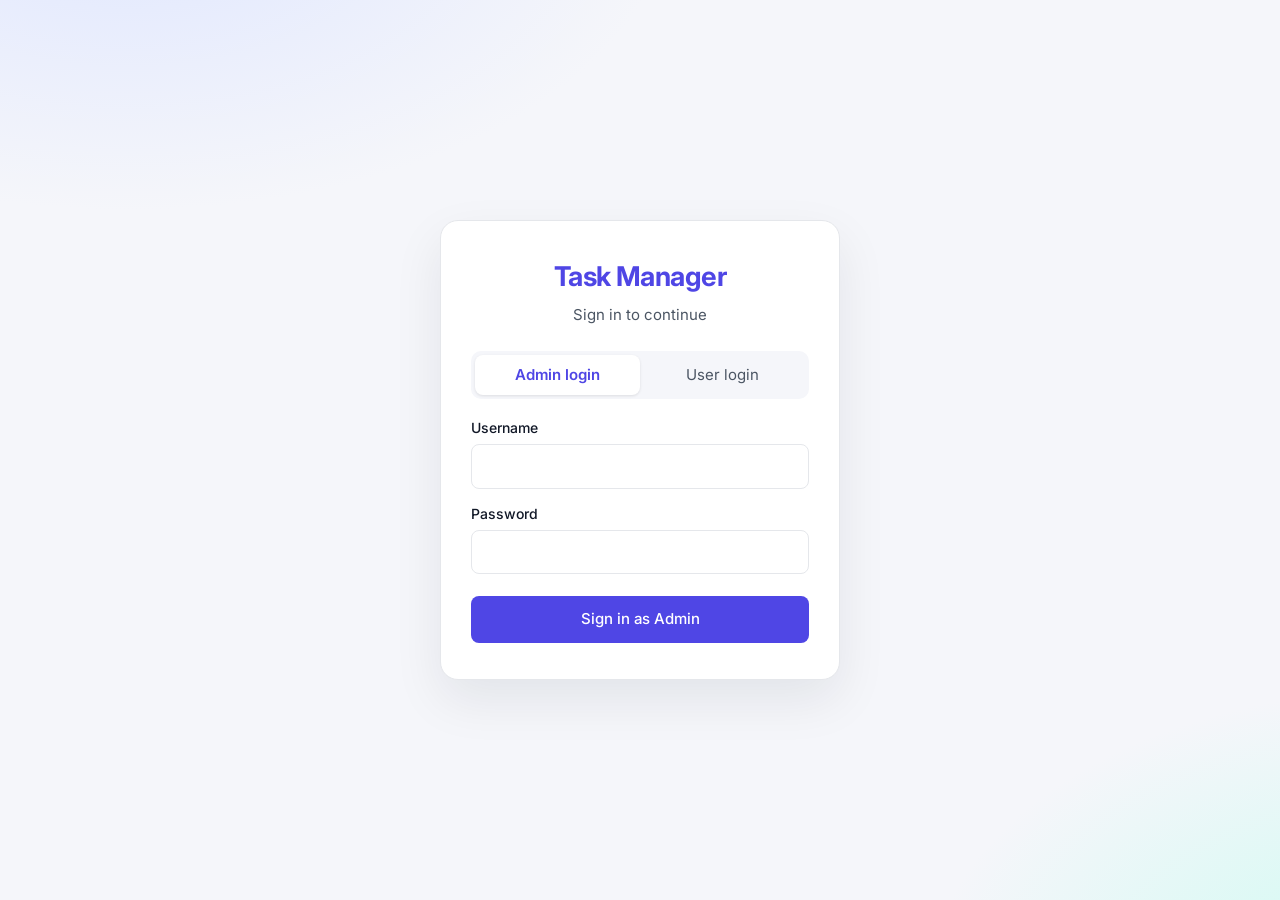
<file: frontend/index.html>
<!DOCTYPE html>
<html lang="en">
<head>
  <meta charset="UTF-8" />
  <meta name="viewport" content="width=device-width, initial-scale=1.0" />
  <title>Task Manager · Sign in</title>
  <link rel="preconnect" href="https://fonts.googleapis.com" />
  <link href="https://fonts.googleapis.com/css2?family=Inter:wght@400;500;600;700&display=swap" rel="stylesheet" />
  <link rel="stylesheet" href="css/style.css" />
</head>
<body class="auth-page">
  <main class="auth-card">
    <h1 class="brand">Task Manager</h1>
    <p class="subtitle">Sign in to continue</p>

    <div class="tabs" role="tablist">
      <button class="tab active" data-portal="admin" role="tab">Admin login</button>
      <button class="tab" data-portal="user" role="tab">User login</button>
    </div>

    <form id="login-form" novalidate>
      <label for="username">Username</label>
      <input id="username" name="username" type="text" autocomplete="username" required />

      <label for="password">Password</label>
      <input id="password" name="password" type="password" autocomplete="current-password" required />

      <p id="error" class="error" hidden></p>

      <button id="submit" type="submit" class="btn btn-primary">Sign in as Admin</button>
    </form>
  </main>

  <script src="js/api.js"></script>
  <script src="js/login.js"></script>
</body>
</html>
</file>
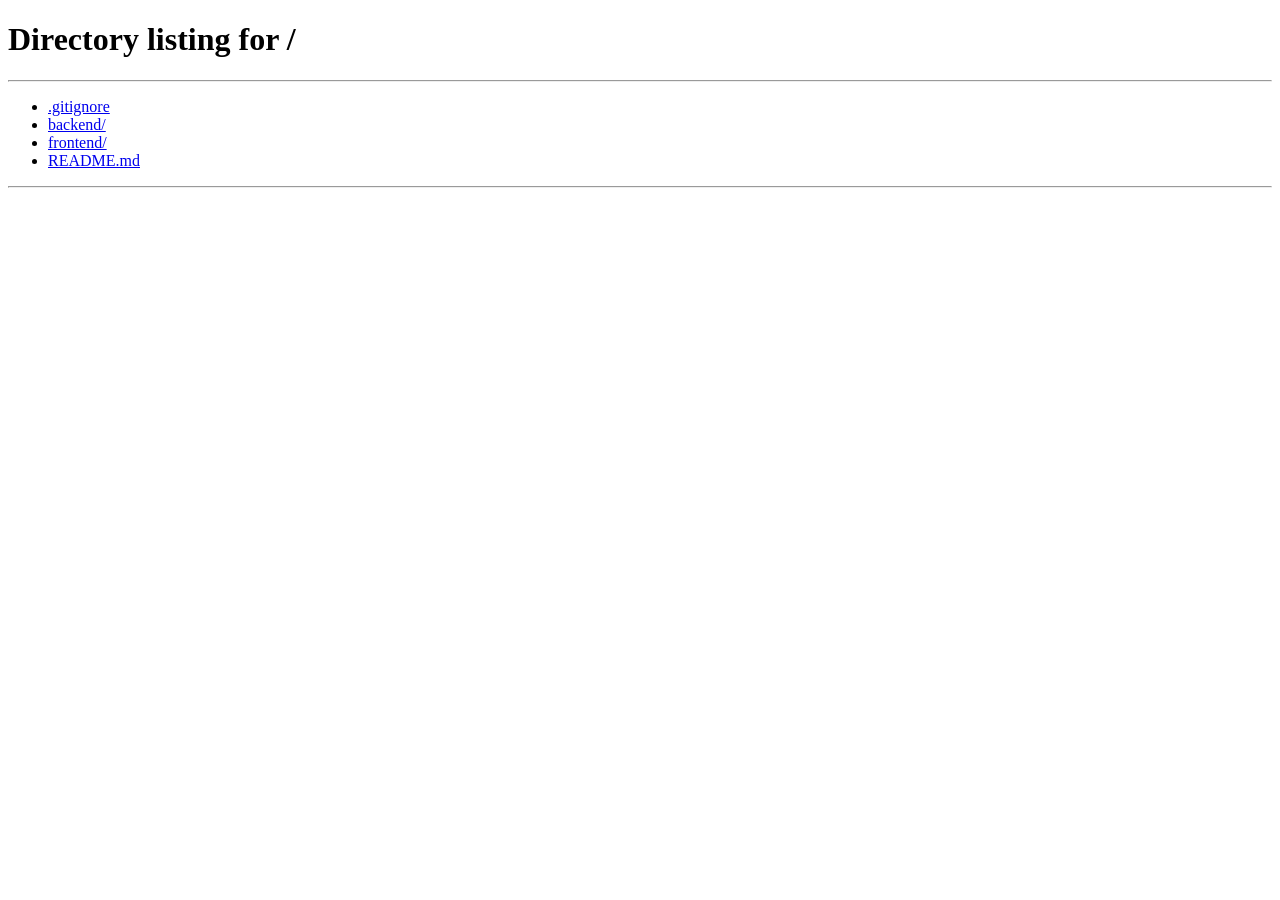
<file: frontend/admin.html>
<!DOCTYPE html>
<html lang="en">
<head>
  <meta charset="UTF-8" />
  <meta name="viewport" content="width=device-width, initial-scale=1.0" />
  <title>Admin · Task Manager</title>
  <link rel="preconnect" href="https://fonts.googleapis.com" />
  <link href="https://fonts.googleapis.com/css2?family=Inter:wght@400;500;600;700&display=swap" rel="stylesheet" />
  <link rel="stylesheet" href="css/style.css" />
</head>
<body class="app role-admin" data-role="admin">

  <!-- ===== Sidebar ===== -->
  <aside class="sidebar" id="sidebar">
    <div class="sidebar-brand"><span class="logo">TM</span> Task Manager</div>

    <div class="nav-label">Workspace</div>
    <a class="nav-item active" href="#dashboard" data-view="dashboard"><i data-icon="home"></i> Dashboard</a>
    <a class="nav-item" href="#tasks"><i data-icon="list"></i> All tasks <span class="count" data-count="all">0</span></a>
    <a class="nav-item" href="#" data-action="new"><i data-icon="plus-circle"></i> Create task</a>

    <div class="nav-label">Administration</div>
    <a class="nav-item" href="#users" data-view="users"><i data-icon="users"></i> Users <span class="count" data-user-count>0</span></a>
    <a class="nav-item" href="#reports" data-view="reports"><i data-icon="chart"></i> Reports</a>

    <div class="sidebar-footer">
      <div class="profile">
        <div class="avatar" data-initials></div>
        <div>
          <div class="profile-name" data-username>…</div>
          <div class="profile-role">Administrator</div>
        </div>
      </div>
      <button class="logout-btn" data-logout><i data-icon="logout"></i> Logout</button>
    </div>
  </aside>
  <div class="backdrop" id="backdrop"></div>

  <!-- ===== Main ===== -->
  <div class="main">
    <header class="topbar">
      <button class="icon-btn menu-btn" id="menu-btn" aria-label="Open menu"><i data-icon="menu"></i></button>
      <label class="search"><i data-icon="search"></i><input id="search" type="search" placeholder="Search tasks…" /></label>
      <div class="topbar-right">
        <span class="role-pill"><i data-icon="shield"></i> Admin</span>
      </div>
    </header>

    <main class="content">
      <!-- ================= DASHBOARD VIEW ================= -->
      <div class="view" data-view-panel="dashboard">
      <section class="hero">
        <div>
          <h1 data-greeting>Welcome back</h1>
          <p>Here's what's happening across your team today.</p>
        </div>
        <button class="btn btn-primary" data-action="new"><i data-icon="plus"></i> New task</button>
      </section>

      <section class="stats" id="stats"></section>

      <section class="grid">
        <div class="card" id="tasks">
          <div class="card-head">
            <h3>All tasks</h3>
            <div class="filters" id="filters">
              <button class="filter active" data-filter="all">All</button>
              <button class="filter" data-filter="todo">To do</button>
              <button class="filter" data-filter="in_progress">In progress</button>
              <button class="filter" data-filter="done">Done</button>
            </div>
          </div>
          <div class="table-wrap">
            <table>
              <thead>
                <tr>
                  <th>Task</th>
                  <th class="hide-sm">Assignee</th>
                  <th>Status</th>
                  <th class="hide-sm">Priority</th>
                  <th class="hide-sm">Due</th>
                  <th class="actions">Actions</th>
                </tr>
              </thead>
              <tbody id="task-rows"></tbody>
            </table>
          </div>
        </div>

        <div class="side-col">
          <div class="card">
            <div class="card-head"><h3>Overall progress</h3></div>
            <div class="card-body" id="progress"></div>
          </div>
        </div>
      </section>
      </div>

      <!-- ================= USERS VIEW ================= -->
      <div class="view" data-view-panel="users" hidden>
        <section class="hero">
          <div>
            <h1>Users</h1>
            <p>Manage who can sign in and what they're allowed to do.</p>
          </div>
          <button class="btn btn-primary" data-action="new-user"><i data-icon="user-plus"></i> Add user</button>
        </section>

        <section class="stats" id="user-stats"></section>

        <section class="grid">
          <div class="card">
            <div class="card-head">
              <h3>All users</h3>
              <div class="filters" id="role-filters">
                <button class="filter active" data-role-filter="all">All</button>
                <button class="filter" data-role-filter="admin">Admins</button>
                <button class="filter" data-role-filter="user">Users</button>
              </div>
            </div>
            <div class="table-wrap">
              <table>
                <thead>
                  <tr>
                    <th>User</th>
                    <th>Role</th>
                    <th class="hide-sm">Tasks</th>
                    <th class="hide-sm">Joined</th>
                    <th class="actions">Actions</th>
                  </tr>
                </thead>
                <tbody id="user-rows"></tbody>
              </table>
            </div>
          </div>

          <div class="side-col">
            <div class="card">
              <div class="card-head"><h3>Roles &amp; permissions</h3></div>
              <div class="card-body">
                <p class="muted small">Each role receives these OAuth scopes in its access token.</p>
                <div class="perm-table" id="perm-table"></div>
              </div>
            </div>
          </div>
        </section>
      </div>

      <!-- ================= REPORTS VIEW ================= -->
      <div class="view" data-view-panel="reports" hidden>
        <section class="hero">
          <div>
            <h1>Reports</h1>
            <p id="report-subtitle">A live summary of every task.</p>
          </div>
          <button class="btn btn-ghost" id="report-refresh"><i data-icon="clock"></i> Refresh</button>
        </section>

        <section class="stats" id="report-stats"></section>

        <section class="report-grid">
          <div class="card">
            <div class="card-head"><h3>Status breakdown</h3></div>
            <div class="card-body" id="report-status"></div>
          </div>

          <div class="card">
            <div class="card-head"><h3>By priority</h3></div>
            <div class="card-body" id="report-priority"></div>
          </div>

          <div class="card span-2">
            <div class="card-head"><h3>By category</h3></div>
            <div class="card-body" id="report-category"></div>
          </div>

          <div class="card span-2">
            <div class="card-head"><h3>Workload by person</h3></div>
            <div class="table-wrap" id="report-people"></div>
          </div>

          <div class="card span-2">
            <div class="card-head"><h3>Overdue tasks</h3></div>
            <div id="report-overdue"></div>
          </div>
        </section>
      </div>
    </main>
  </div>

  <!-- ===== Create / edit task ===== -->
  <dialog class="modal" id="task-dialog">
    <form id="task-form" novalidate>
      <div class="modal-head">
        <h3 id="dialog-title">New task</h3>
        <button type="button" class="icon-btn" data-close aria-label="Close"><i data-icon="x"></i></button>
      </div>
      <div class="modal-body">
        <label for="f-title">Title</label>
        <input id="f-title" name="title" maxlength="200" required placeholder="What needs to be done?" />

        <label for="f-description">Description</label>
        <textarea id="f-description" name="description" rows="3" placeholder="Add some details (optional)"></textarea>

        <div class="form-row">
          <div>
            <label for="f-status">Status</label>
            <select id="f-status" name="status">
              <option value="todo">To do</option>
              <option value="in_progress">In progress</option>
              <option value="done">Done</option>
            </select>
          </div>
          <div>
            <label for="f-priority">Priority</label>
            <select id="f-priority" name="priority">
              <option value="low">Low</option>
              <option value="medium" selected>Medium</option>
              <option value="high">High</option>
            </select>
          </div>
        </div>

        <label for="f-category">Category</label>
        <select id="f-category" name="category">
          <option value="general">General</option>
          <option value="development">Development</option>
          <option value="design">Design</option>
          <option value="testing">Testing</option>
          <option value="documentation">Documentation</option>
        </select>

        <div class="form-row">
          <div>
            <label for="f-due">Due date</label>
            <input id="f-due" name="due_date" type="date" />
          </div>
          <div>
            <label for="f-assignee">Assign to</label>
            <select id="f-assignee" name="assigned_to"><option value="">Unassigned</option></select>
          </div>
        </div>

        <p class="error" id="form-error" hidden></p>
      </div>
      <div class="modal-foot">
        <button type="button" class="btn btn-ghost" data-close>Cancel</button>
        <button type="submit" class="btn btn-primary" id="save-btn">Create task</button>
      </div>
    </form>
  </dialog>

  <!-- ===== Delete confirmation ===== -->
  <dialog class="modal modal-sm" id="confirm-dialog">
    <div class="modal-body confirm">
      <div class="confirm-icon"><i data-icon="trash"></i></div>
      <h3>Delete task?</h3>
      <p class="muted" id="confirm-text"></p>
    </div>
    <div class="modal-foot">
      <button type="button" class="btn btn-ghost" data-close>Cancel</button>
      <button type="button" class="btn btn-danger" id="confirm-delete">Delete</button>
    </div>
  </dialog>

  <!-- ===== Add / edit user ===== -->
  <dialog class="modal" id="user-dialog">
    <form id="user-form" novalidate>
      <div class="modal-head">
        <h3 id="user-dialog-title">Add user</h3>
        <button type="button" class="icon-btn" data-close aria-label="Close"><i data-icon="x"></i></button>
      </div>
      <div class="modal-body">
        <label for="u-username">Username</label>
        <input id="u-username" name="username" maxlength="80" autocomplete="off" placeholder="e.g. priya.k" />

        <label for="u-email">Email</label>
        <input id="u-email" name="email" type="email" maxlength="120" autocomplete="off" placeholder="name@company.com" />

        <div class="form-row">
          <div>
            <label for="u-role">Role</label>
            <select id="u-role" name="role">
              <option value="user">User (read only)</option>
              <option value="admin">Admin (full access)</option>
            </select>
          </div>
          <div>
            <label for="u-password" id="u-password-label">Password</label>
            <input id="u-password" name="password" type="password" autocomplete="new-password" placeholder="At least 8 characters" />
          </div>
        </div>
        <p class="hint" id="u-password-hint" hidden>Leave the password empty to keep the current one.</p>

        <p class="error" id="user-form-error" hidden></p>
      </div>
      <div class="modal-foot">
        <button type="button" class="btn btn-ghost" data-close>Cancel</button>
        <button type="submit" class="btn btn-primary" id="user-save-btn">Add user</button>
      </div>
    </form>
  </dialog>

  <!-- ===== Delete user confirmation ===== -->
  <dialog class="modal modal-sm" id="user-confirm-dialog">
    <div class="modal-body confirm">
      <div class="confirm-icon"><i data-icon="trash"></i></div>
      <h3>Delete user?</h3>
      <p class="muted" id="user-confirm-text"></p>
    </div>
    <div class="modal-foot">
      <button type="button" class="btn btn-ghost" data-close>Cancel</button>
      <button type="button" class="btn btn-danger" id="user-confirm-delete">Delete</button>
    </div>
  </dialog>

  <div class="toast" id="toast"></div>

  <script src="js/api.js"></script>
  <script src="js/ui.js"></script>
  <script src="js/dashboard.js"></script>
  <script src="js/users.js"></script>
  <script src="js/reports.js"></script>
</body>
</html>
</file>
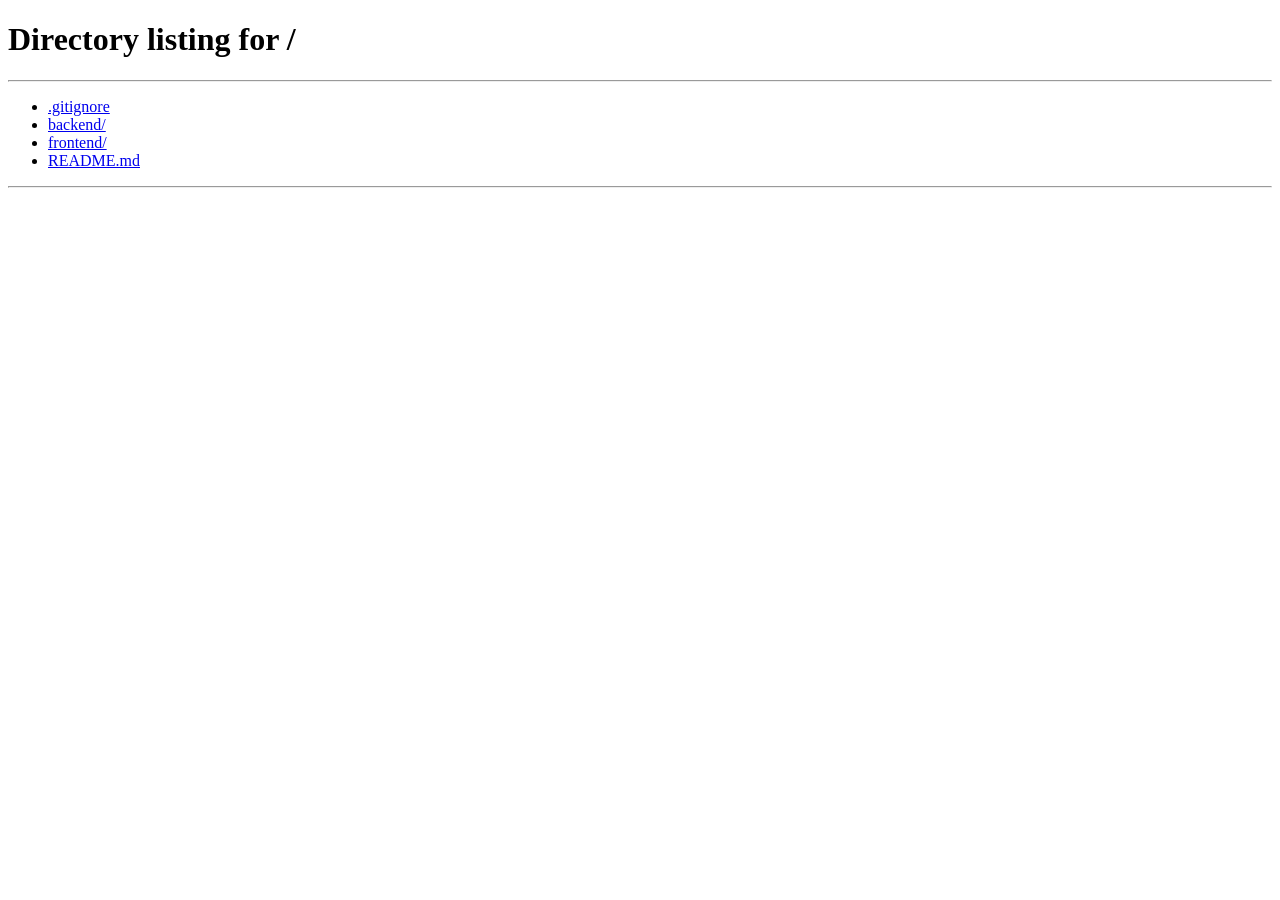
<file: frontend/user.html>
<!DOCTYPE html>
<html lang="en">
<head>
  <meta charset="UTF-8" />
  <meta name="viewport" content="width=device-width, initial-scale=1.0" />
  <title>My Tasks · Task Manager</title>
  <link rel="preconnect" href="https://fonts.googleapis.com" />
  <link href="https://fonts.googleapis.com/css2?family=Inter:wght@400;500;600;700&display=swap" rel="stylesheet" />
  <link rel="stylesheet" href="css/style.css" />
</head>
<body class="app role-user" data-role="user">

  <!-- ===== Sidebar ===== -->
  <aside class="sidebar" id="sidebar">
    <div class="sidebar-brand"><span class="logo">TM</span> Task Manager</div>

    <div class="nav-label">Menu</div>
    <a class="nav-item active" href="#dashboard" data-view="dashboard"><i data-icon="home"></i> Home</a>
    <a class="nav-item" href="#tasks"><i data-icon="list"></i> Tasks <span class="count" data-count="all">0</span></a>
    <a class="nav-item" href="#deadlines-card"><i data-icon="calendar"></i> Deadlines</a>

    <div class="sidebar-footer">
      <div class="profile">
        <div class="avatar" data-initials></div>
        <div>
          <div class="profile-name" data-username>…</div>
          <div class="profile-role">Team member</div>
        </div>
      </div>
      <button class="logout-btn" data-logout><i data-icon="logout"></i> Logout</button>
    </div>
  </aside>
  <div class="backdrop" id="backdrop"></div>

  <!-- ===== Main ===== -->
  <div class="main">
    <header class="topbar">
      <button class="icon-btn menu-btn" id="menu-btn" aria-label="Open menu"><i data-icon="menu"></i></button>
      <label class="search"><i data-icon="search"></i><input id="search" type="search" placeholder="Search tasks…" /></label>
      <div class="topbar-right">
        <span class="role-pill"><i data-icon="eye"></i> Read only</span>
      </div>
    </header>

    <main class="content">
      <section class="hero">
        <div>
          <h1 data-greeting>Welcome back</h1>
          <p>Here's an overview of the team's tasks.</p>
        </div>
        <div class="notice"><i data-icon="lock"></i> You have view-only access. Contact an admin to change a task.</div>
      </section>

      <section class="stats" id="stats"></section>

      <section class="grid">
        <div class="card" id="tasks">
          <div class="card-head">
            <h3>Tasks</h3>
            <div class="filters" id="filters">
              <button class="filter active" data-filter="all">All</button>
              <button class="filter" data-filter="todo">To do</button>
              <button class="filter" data-filter="in_progress">In progress</button>
              <button class="filter" data-filter="done">Done</button>
            </div>
          </div>
          <div class="table-wrap">
            <table>
              <thead>
                <tr>
                  <th>Task</th>
                  <th class="hide-sm">Assignee</th>
                  <th>Status</th>
                  <th class="hide-sm">Priority</th>
                  <th class="hide-sm">Due</th>
                </tr>
              </thead>
              <tbody id="task-rows"></tbody>
            </table>
          </div>
        </div>

        <div class="side-col">
          <div class="card" id="deadlines-card">
            <div class="card-head"><h3>Upcoming deadlines</h3></div>
            <div class="card-body"><ul class="deadlines" id="deadlines"></ul></div>
          </div>
        </div>
      </section>
    </main>
  </div>

  <div class="toast" id="toast"></div>

  <script src="js/api.js"></script>
  <script src="js/ui.js"></script>
  <script src="js/dashboard.js"></script>
</body>
</html>
</file>
<file: frontend/css/style.css>
/* ============================================================
   Task Manager - shared styles
   ============================================================ */
:root {
  --bg: #f5f6fa;
  --surface: #ffffff;
  --surface-2: #f9fafb;
  --text: #111827;
  --text-2: #4b5563;
  --muted: #9ca3af;
  --border: #e5e7eb;

  --accent: #4f46e5;          /* overridden per role below */
  --accent-soft: #eef2ff;
  --accent-strong: #4338ca;

  --todo: #64748b;     --todo-soft: #f1f5f9;
  --progress: #d97706; --progress-soft: #fef3c7;
  --done: #059669;     --done-soft: #d1fae5;
  --danger: #dc2626;   --danger-soft: #fee2e2;

  --sidebar-bg: #0f172a;
  --sidebar-text: #cbd5e1;
  --sidebar-muted: #64748b;

  --radius: 14px;
  --radius-sm: 8px;
  --shadow: 0 1px 2px rgba(16, 24, 40, 0.04), 0 4px 16px rgba(16, 24, 40, 0.06);
  --font: "Inter", "Segoe UI", system-ui, -apple-system, sans-serif;
}

/* Users get a teal accent so the two homes are easy to tell apart */
body.role-user {
  --accent: #0d9488;
  --accent-soft: #ccfbf1;
  --accent-strong: #0f766e;
}

* { box-sizing: border-box; }
html, body { margin: 0; }
body {
  font-family: var(--font);
  background: var(--bg);
  color: var(--text);
  font-size: 15px;
  line-height: 1.5;
  -webkit-font-smoothing: antialiased;
}
button { font: inherit; cursor: pointer; }
.muted { color: var(--muted); }
.icon { width: 18px; height: 18px; flex: none; display: inline-block; vertical-align: middle; }

/* ============================================================
   Login page
   ============================================================ */
.auth-page {
  min-height: 100vh;
  display: grid;
  place-items: center;
  padding: 16px;
  background:
    radial-gradient(900px 500px at 10% -10%, #e0e7ff 0%, transparent 60%),
    radial-gradient(800px 500px at 110% 110%, #ccfbf1 0%, transparent 60%),
    var(--bg);
}
.auth-card {
  width: 100%;
  max-width: 400px;
  background: var(--surface);
  border: 1px solid var(--border);
  border-radius: 18px;
  padding: 36px 30px;
  box-shadow: 0 20px 50px rgba(15, 23, 42, 0.08);
}
.brand { font-weight: 700; font-size: 1.25rem; color: var(--accent); margin: 0; }
.auth-card .brand { text-align: center; font-size: 1.7rem; letter-spacing: -0.02em; }
.subtitle { text-align: center; color: var(--text-2); margin: 6px 0 24px; }

.tabs { display: flex; background: var(--bg); border-radius: 10px; padding: 4px; margin-bottom: 18px; }
.tab {
  flex: 1; border: 0; background: transparent; padding: 9px; border-radius: 8px;
  color: var(--text-2);
}
.tab.active { background: var(--surface); color: var(--accent); font-weight: 600; box-shadow: 0 1px 3px rgba(0,0,0,.1); }

form label { display: block; font-size: 0.875rem; font-weight: 500; margin: 14px 0 6px; }
form input {
  width: 100%; padding: 11px 12px; font: inherit;
  border: 1px solid var(--border); border-radius: var(--radius-sm); background: var(--surface);
}
form input, form select, form textarea {
  width: 100%; padding: 10px 12px; font: inherit; color: var(--text);
  border: 1px solid var(--border); border-radius: var(--radius-sm); background: var(--surface);
}
form textarea { resize: vertical; min-height: 80px; }
form input:focus, form select:focus, form textarea:focus { outline: 2px solid var(--accent); outline-offset: 0; border-color: transparent; }
.error { color: var(--danger); font-size: 0.875rem; margin: 12px 0 0; }

/* ============================================================
   Buttons
   ============================================================ */
.btn {
  display: inline-flex; align-items: center; gap: 8px;
  border-radius: var(--radius-sm); padding: 9px 16px;
  border: 1px solid transparent; font-weight: 500; white-space: nowrap;
  transition: background .15s, border-color .15s, color .15s;
}
.btn-primary { background: var(--accent); color: #fff; }
.btn-primary:hover { background: var(--accent-strong); }
.btn-primary:disabled { opacity: .6; cursor: wait; }
.auth-card .btn-primary { width: 100%; justify-content: center; margin-top: 22px; padding: 11px; }
.btn-danger { background: var(--danger); color: #fff; }
.btn-danger:hover { background: #b91c1c; }
.btn-danger:disabled { opacity: .6; cursor: wait; }
.btn-ghost { background: transparent; color: var(--text-2); border-color: var(--border); }
.btn-ghost:hover { background: var(--surface-2); color: var(--text); }
.btn-sm { padding: 6px 12px; font-size: .85rem; }

.icon-btn {
  width: 32px; height: 32px; display: inline-grid; place-items: center;
  border: 0; border-radius: var(--radius-sm); background: transparent; color: var(--muted);
}
.icon-btn:hover { background: var(--surface-2); color: var(--text); }
.icon-btn.danger:hover { background: var(--danger-soft); color: var(--danger); }

/* ============================================================
   App shell: sidebar + main
   ============================================================ */
.app { display: flex; min-height: 100vh; }

.sidebar {
  width: 248px; flex: none;
  background: var(--sidebar-bg); color: var(--sidebar-text);
  display: flex; flex-direction: column;
  padding: 20px 14px;
  position: sticky; top: 0; height: 100vh;
}
.sidebar-brand { display: flex; align-items: center; gap: 10px; padding: 4px 8px 22px; color: #fff; font-weight: 700; font-size: 1.05rem; }
.logo {
  width: 34px; height: 34px; border-radius: 10px; display: grid; place-items: center;
  background: var(--accent); color: #fff; font-size: .85rem; letter-spacing: .02em;
}
.nav-label { font-size: .7rem; text-transform: uppercase; letter-spacing: .08em; color: var(--sidebar-muted); padding: 14px 10px 6px; }
.nav-item {
  display: flex; align-items: center; gap: 12px;
  padding: 9px 10px; border-radius: var(--radius-sm);
  color: var(--sidebar-text); text-decoration: none; font-size: .925rem;
}
.nav-item:hover { background: rgba(255,255,255,.06); color: #fff; }
.nav-item.active { background: rgba(255,255,255,.1); color: #fff; }
.nav-item .count { margin-left: auto; font-size: .75rem; background: rgba(255,255,255,.1); padding: 1px 8px; border-radius: 999px; }

.sidebar-footer { margin-top: auto; border-top: 1px solid rgba(255,255,255,.08); padding-top: 14px; }
.profile { display: flex; align-items: center; gap: 10px; padding: 6px 8px 12px; }
.avatar {
  width: 36px; height: 36px; border-radius: 50%; flex: none;
  display: grid; place-items: center; font-weight: 600; font-size: .9rem;
  background: var(--accent-soft); color: var(--accent-strong); text-transform: uppercase;
}
.profile-name { color: #fff; font-weight: 600; font-size: .9rem; }
.profile-role { color: var(--sidebar-muted); font-size: .78rem; text-transform: capitalize; }
.logout-btn {
  width: 100%; display: flex; align-items: center; gap: 10px;
  background: transparent; border: 1px solid rgba(255,255,255,.12); color: var(--sidebar-text);
  padding: 9px 10px; border-radius: var(--radius-sm);
}
.logout-btn:hover { background: rgba(220,38,38,.15); border-color: rgba(220,38,38,.4); color: #fecaca; }

.main { flex: 1; min-width: 0; display: flex; flex-direction: column; }

.topbar {
  display: flex; align-items: center; gap: 16px;
  padding: 14px 28px; background: var(--surface); border-bottom: 1px solid var(--border);
  position: sticky; top: 0; z-index: 5;
}
.menu-btn { display: none; }
.search {
  flex: 1; max-width: 420px; display: flex; align-items: center; gap: 8px;
  background: var(--surface-2); border: 1px solid var(--border); border-radius: 10px; padding: 8px 12px; color: var(--muted);
}
.search input { border: 0; background: transparent; outline: none; font: inherit; width: 100%; color: var(--text); }
.topbar-right { margin-left: auto; display: flex; align-items: center; gap: 12px; }
.role-pill {
  display: inline-flex; align-items: center; gap: 6px;
  font-size: .78rem; font-weight: 600; padding: 4px 10px; border-radius: 999px;
  background: var(--accent-soft); color: var(--accent-strong);
}

.content { padding: 28px; display: flex; flex-direction: column; gap: 24px; max-width: 1280px; width: 100%; }

/* ---------- Hero ---------- */
.hero {
  display: flex; justify-content: space-between; align-items: flex-end; gap: 16px; flex-wrap: wrap;
}
.hero h1 { margin: 0; font-size: 1.6rem; letter-spacing: -0.02em; }
.hero p { margin: 4px 0 0; color: var(--text-2); }
.notice {
  display: flex; align-items: center; gap: 10px;
  background: var(--accent-soft); color: var(--accent-strong);
  padding: 10px 14px; border-radius: 10px; font-size: .9rem;
}

/* ---------- Stat cards ---------- */
.stats { display: grid; grid-template-columns: repeat(4, 1fr); gap: 16px; }
.stat {
  background: var(--surface); border: 1px solid var(--border); border-radius: var(--radius);
  padding: 18px; box-shadow: var(--shadow); display: flex; gap: 14px; align-items: center;
}
.stat-icon { width: 44px; height: 44px; border-radius: 12px; display: grid; place-items: center; flex: none; }
.stat-icon .icon { width: 22px; height: 22px; }
.stat-value { font-size: 1.6rem; font-weight: 700; line-height: 1.1; letter-spacing: -0.02em; }
.stat-label { color: var(--text-2); font-size: .85rem; }
.tone-accent   { background: var(--accent-soft);   color: var(--accent); }
.tone-todo     { background: var(--todo-soft);     color: var(--todo); }
.tone-progress { background: var(--progress-soft); color: var(--progress); }
.tone-done     { background: var(--done-soft);     color: var(--done); }

/* ---------- Cards grid ---------- */
.grid { display: grid; grid-template-columns: minmax(0, 2fr) minmax(0, 1fr); gap: 16px; align-items: start; }
.side-col { display: flex; flex-direction: column; gap: 16px; }
.card { background: var(--surface); border: 1px solid var(--border); border-radius: var(--radius); box-shadow: var(--shadow); }
.card-head {
  display: flex; align-items: center; justify-content: space-between; gap: 12px; flex-wrap: wrap;
  padding: 16px 20px; border-bottom: 1px solid var(--border);
}
.card-head h3 { margin: 0; font-size: 1rem; }
.card-body { padding: 18px 20px; }

/* ---------- Filters ---------- */
.filters { display: flex; gap: 4px; background: var(--surface-2); border: 1px solid var(--border); padding: 3px; border-radius: 10px; }
.filter { border: 0; background: transparent; padding: 5px 12px; border-radius: 7px; font-size: .85rem; color: var(--text-2); }
.filter.active { background: var(--surface); color: var(--text); font-weight: 600; box-shadow: 0 1px 2px rgba(0,0,0,.08); }

/* ---------- Task table ---------- */
.table-wrap { overflow-x: auto; }
table { width: 100%; border-collapse: collapse; }
th {
  text-align: left; font-size: .75rem; font-weight: 600; text-transform: uppercase; letter-spacing: .05em;
  color: var(--muted); padding: 12px 14px; background: var(--surface-2); border-bottom: 1px solid var(--border);
}
td { padding: 14px 14px; border-bottom: 1px solid var(--border); font-size: .9rem; vertical-align: middle; }
tr:last-child td { border-bottom: 0; }
tbody tr:hover { background: var(--surface-2); }
td:first-child { min-width: 190px; }
th:first-child, td:first-child { padding-left: 20px; }
th:last-child, td:last-child { padding-right: 16px; }
.task-title { font-weight: 600; }
.task-desc { color: var(--muted); font-size: .82rem; margin-top: 2px; }
.assignee { display: flex; align-items: center; gap: 8px; white-space: nowrap; }
.assignee .avatar { width: 26px; height: 26px; font-size: .7rem; }
.actions { white-space: nowrap; text-align: right; }

.chip { display: inline-flex; align-items: center; gap: 6px; font-size: .78rem; font-weight: 600; padding: 3px 10px; border-radius: 999px; white-space: nowrap; }
.chip::before { content: ""; width: 6px; height: 6px; border-radius: 50%; background: currentColor; }
.chip.todo        { background: var(--todo-soft);     color: var(--todo); }
.chip.in_progress { background: var(--progress-soft); color: var(--progress); }
.chip.done        { background: var(--done-soft);     color: var(--done); }

.priority { font-size: .8rem; font-weight: 600; display: inline-flex; align-items: center; gap: 4px; }
.priority.high   { color: var(--danger); }
.priority.medium { color: var(--progress); }
.priority.low    { color: var(--todo); }
.due { white-space: nowrap; }
.due.overdue { color: var(--danger); font-weight: 600; }

.empty { text-align: center; padding: 40px 20px; color: var(--muted); }

/* ---------- Progress ring ---------- */
.ring-wrap { display: flex; align-items: center; gap: 20px; }
.ring {
  --pct: 0;
  width: 120px; height: 120px; border-radius: 50%; flex: none;
  background: conic-gradient(var(--accent) calc(var(--pct) * 1%), var(--surface-2) 0);
  display: grid; place-items: center; position: relative;
}
.ring::after { content: ""; position: absolute; inset: 12px; border-radius: 50%; background: var(--surface); }
.ring span { position: relative; z-index: 1; font-size: 1.5rem; font-weight: 700; }
.legend { list-style: none; margin: 0; padding: 0; display: flex; flex-direction: column; gap: 10px; flex: 1; }
.legend li { display: flex; align-items: center; gap: 8px; font-size: .88rem; color: var(--text-2); }
.legend b { margin-left: auto; color: var(--text); }
.dot { width: 10px; height: 10px; border-radius: 3px; }

/* ---------- Deadlines list ---------- */
.deadlines { list-style: none; margin: 0; padding: 0; }
.deadlines li { display: flex; gap: 12px; align-items: center; padding: 10px 0; border-bottom: 1px solid var(--border); }
.deadlines li:last-child { border-bottom: 0; }
.date-box {
  width: 44px; flex: none; text-align: center; border-radius: 10px; padding: 4px 0;
  background: var(--accent-soft); color: var(--accent-strong); line-height: 1.15;
}
.date-box b { display: block; font-size: 1.05rem; }
.date-box small { font-size: .68rem; text-transform: uppercase; }
.deadlines .t { font-weight: 600; font-size: .9rem; }
.deadlines .s { color: var(--muted); font-size: .8rem; }

/* ---------- Dialogs ---------- */
.modal {
  width: min(520px, calc(100vw - 32px)); padding: 0; border: 0;
  border-radius: 16px; background: var(--surface); color: var(--text);
  box-shadow: 0 24px 60px rgba(15, 23, 42, 0.25);
}
.modal::backdrop { background: rgba(15, 23, 42, 0.45); backdrop-filter: blur(2px); }
.modal-sm { width: min(400px, calc(100vw - 32px)); }
.modal-head { display: flex; align-items: center; justify-content: space-between; padding: 18px 22px; border-bottom: 1px solid var(--border); }
.modal-head h3 { margin: 0; font-size: 1.1rem; }
.modal-body { padding: 6px 22px 20px; }
.modal-body label:first-child { margin-top: 14px; }
.modal-foot { display: flex; justify-content: flex-end; gap: 10px; padding: 14px 22px; border-top: 1px solid var(--border); background: var(--surface-2); border-radius: 0 0 16px 16px; }
.form-row { display: grid; grid-template-columns: 1fr 1fr; gap: 14px; }
.confirm { text-align: center; padding-top: 26px; }
.confirm h3 { margin: 12px 0 4px; }
.confirm p { margin: 0; overflow-wrap: anywhere; }
.confirm-icon { width: 52px; height: 52px; margin: 0 auto; border-radius: 50%; display: grid; place-items: center; background: var(--danger-soft); color: var(--danger); }
.confirm-icon .icon { width: 24px; height: 24px; }
.unassigned { color: var(--muted); font-style: italic; }
@media (max-width: 520px) { .form-row { grid-template-columns: 1fr; gap: 0; } }

/* ---------- Toast ---------- */
.toast {
  position: fixed; max-width: calc(100vw - 32px); bottom: 24px; left: 50%; transform: translate(-50%, 20px);
  background: var(--text); color: #fff; padding: 10px 18px; border-radius: 10px; font-size: .9rem;
  opacity: 0; pointer-events: none; transition: opacity .2s, transform .2s; z-index: 50;
}
.toast.show { opacity: 1; transform: translate(-50%, 0); }

.backdrop { display: none; }

/* ============================================================
   Responsive
   ============================================================ */
@media (max-width: 1100px) {
  .stats { grid-template-columns: repeat(2, minmax(0, 1fr)); }
  .grid { grid-template-columns: minmax(0, 1fr); }
  .side-col { display: grid; grid-template-columns: repeat(auto-fit, minmax(280px, 1fr)); }
}
@media (max-width: 820px) {
  .sidebar {
    position: fixed; left: 0; top: 0; z-index: 30;
    transform: translateX(-100%); transition: transform .2s;
  }
  .sidebar.open { transform: none; }
  .backdrop.show { display: block; position: fixed; inset: 0; background: rgba(15,23,42,.4); z-index: 20; }
  .menu-btn { display: inline-grid; }
  .topbar { padding: 12px 16px; }
  .content { padding: 20px 16px; }
  .hide-sm { display: none; }
}
@media (max-width: 520px) {
  .stats { grid-template-columns: repeat(2, minmax(0, 1fr)); gap: 10px; }
  .stat { padding: 14px; flex-direction: column; align-items: flex-start; gap: 10px; }
  .search { display: none; }
  th, td { padding: 12px 14px; }
}

/* ============================================================
   Views, Users page, Reports page
   ============================================================ */
[hidden] { display: none !important; }
.view { display: flex; flex-direction: column; gap: 24px; }
.small { font-size: .85rem; margin: 0 0 12px; }
.hint { font-size: .8rem; color: var(--muted); margin: 6px 0 0; }
.tone-danger { background: var(--danger-soft); color: var(--danger); }
.icon-btn:disabled { opacity: .35; cursor: not-allowed; }
.icon-btn:disabled:hover { background: transparent; color: var(--muted); }
form select:disabled { background: var(--surface-2); color: var(--muted); }

/* ---------- Users ---------- */
.user-cell { display: flex; align-items: center; gap: 12px; }
.you { font-size: .7rem; font-weight: 600; padding: 1px 8px; border-radius: 999px; background: var(--accent-soft); color: var(--accent-strong); margin-left: 4px; vertical-align: middle; }
.role-chip { display: inline-flex; align-items: center; gap: 6px; font-size: .78rem; font-weight: 600; padding: 3px 10px; border-radius: 999px; white-space: nowrap; }
.role-chip .icon { width: 14px; height: 14px; }
.role-chip.admin { background: var(--accent-soft); color: var(--accent-strong); }
.role-chip.user { background: #ccfbf1; color: #0f766e; }

.perm-grid { width: 100%; border-collapse: collapse; }
.perm-grid th { background: transparent; padding: 8px 6px; border-bottom: 1px solid var(--border); }
.perm-grid td { padding: 10px 6px; font-size: .85rem; }
.perm-grid th:first-child, .perm-grid td:first-child { padding-left: 0; min-width: 0; }
.perm-grid th:not(:first-child), .perm-grid td:not(:first-child) { text-align: center; width: 56px; }
.perm-grid code { font-family: ui-monospace, "Cascadia Code", Consolas, monospace; font-size: .8rem; background: var(--surface-2); border: 1px solid var(--border); padding: 1px 6px; border-radius: 6px; }
.perm-grid .yes { color: var(--done); }
.perm-grid .no { color: var(--muted); }

/* ---------- Reports layout ---------- */
.report-grid { display: grid; grid-template-columns: repeat(2, minmax(0, 1fr)); gap: 16px; align-items: start; }
.report-grid .span-2 { grid-column: span 2; }

/* ---------- Stacked bars ---------- */
.sbar-track { width: 100%; }
.sbar { display: flex; gap: 2px; height: 14px; min-width: 4px; }
.seg { display: block; min-width: 4px; height: 100%; border-radius: 2px; cursor: default; transition: filter .15s; }
.seg:first-child { border-top-left-radius: 4px; border-bottom-left-radius: 4px; }
.seg:last-child { border-top-right-radius: 4px; border-bottom-right-radius: 4px; }
.seg:hover { filter: brightness(1.12); }
.seg.todo, .dot.todo { background: var(--todo); }
.seg.in_progress, .dot.in_progress { background: var(--progress); }
.seg.done, .dot.done { background: var(--done); }

.chart-legend { list-style: none; display: flex; gap: 16px; flex-wrap: wrap; margin: 0 0 14px; padding: 0; font-size: .82rem; color: var(--text-2); }
.chart-legend li { display: inline-flex; align-items: center; gap: 6px; }

.big-number { font-size: 2.2rem; font-weight: 700; letter-spacing: -0.02em; line-height: 1; margin-bottom: 16px; }
.big-number span { font-size: .9rem; font-weight: 400; color: var(--text-2); margin-left: 8px; letter-spacing: 0; }
.status-list { list-style: none; margin: 16px 0 0; padding: 0; display: flex; flex-direction: column; gap: 10px; }
.status-list li { display: grid; grid-template-columns: auto 1fr auto 44px; align-items: center; gap: 8px; font-size: .9rem; color: var(--text-2); }
.status-list b { color: var(--text); text-align: right; }
.status-list .muted { text-align: right; font-size: .82rem; }

.hbars { display: flex; flex-direction: column; gap: 14px; }
.hbar-row { display: grid; grid-template-columns: 88px 1fr 28px; align-items: center; gap: 12px; }
.hbar-value { font-weight: 600; text-align: right; font-variant-numeric: tabular-nums; }

.empty-state { display: flex; align-items: center; gap: 14px; padding: 22px 20px; color: var(--text-2); }
.empty-state .icon { width: 28px; height: 28px; color: var(--done); }
.empty-state p { margin: 0; }

.chart-tip {
  position: fixed; left: 0; top: 0; z-index: 60; pointer-events: none;
  background: var(--text); color: #fff; font-size: .8rem; line-height: 1.4;
  padding: 7px 10px; border-radius: 8px; box-shadow: 0 6px 20px rgba(0,0,0,.18); white-space: nowrap;
}

@media (max-width: 1100px) {
  .report-grid { grid-template-columns: minmax(0, 1fr); }
  .report-grid .span-2 { grid-column: auto; }
}

/* ---------- Category tag ---------- */
.tag {
  display: inline-block; vertical-align: middle; margin-left: 6px;
  font-size: .7rem; font-weight: 600; letter-spacing: .02em;
  padding: 1px 8px; border-radius: 6px;
  background: var(--surface-2); color: var(--text-2); border: 1px solid var(--border);
  white-space: nowrap;
}
.hbar-label .tag { margin-left: 0; }
.hbar-row.wide { grid-template-columns: 130px 1fr 28px; }
.small-note { font-size: .82rem; }
</file>
